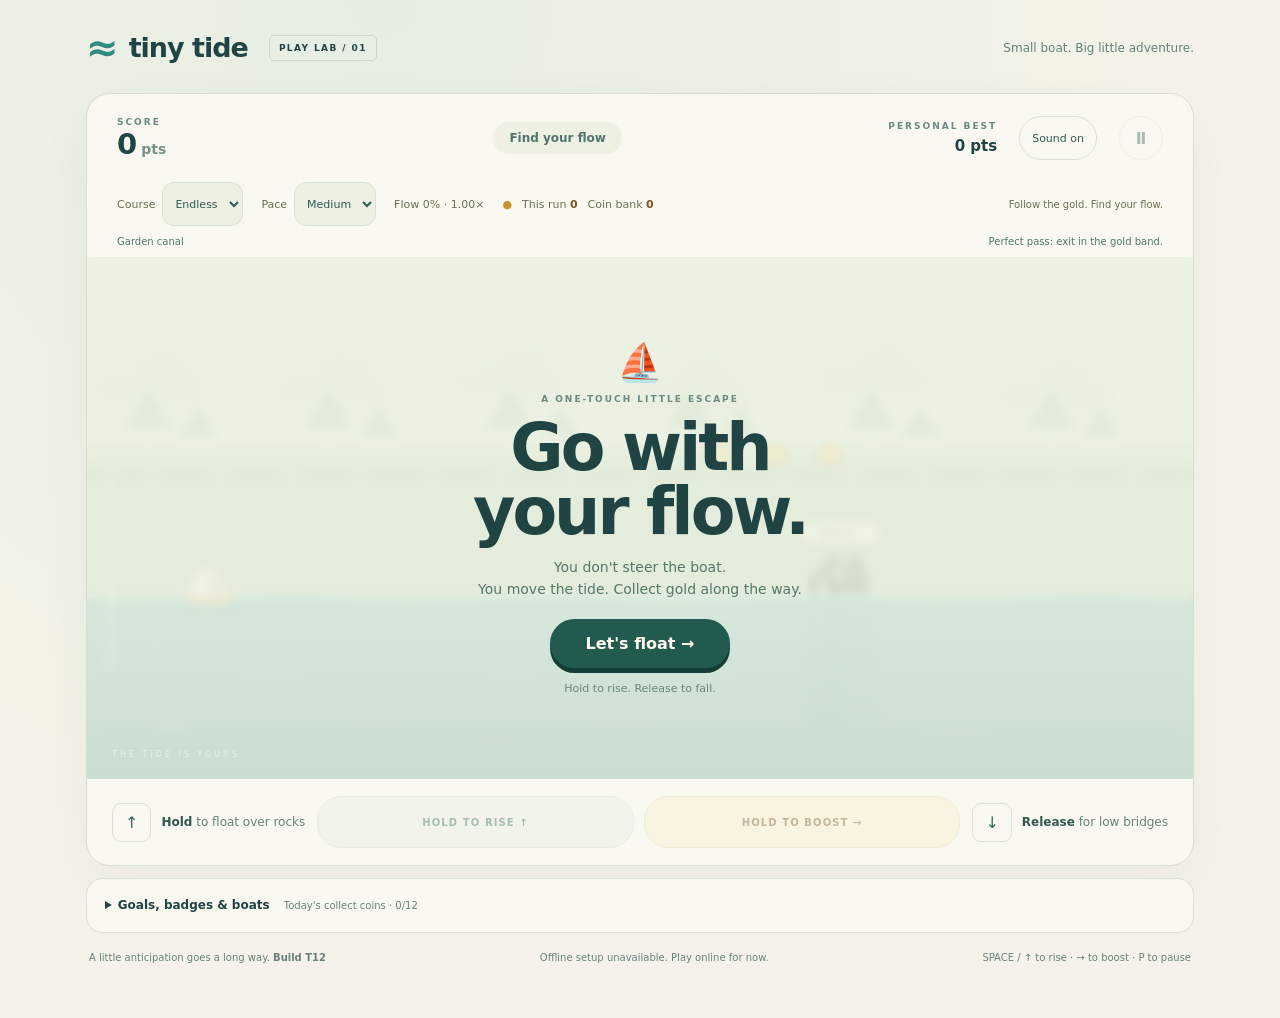
<file: index.html>
<!doctype html>
<html lang="en">
<head>
  <meta charset="UTF-8">
  <meta name="viewport" content="width=device-width, initial-scale=1, viewport-fit=cover">
  <meta name="theme-color" content="#235a50">
  <meta name="description" content="A little boat. A little tide. One more try. A one-touch endless canal game.">
  <link rel="icon" href="./icon.svg" type="image/svg+xml">
  <link rel="manifest" href="./manifest.webmanifest">
  <link rel="stylesheet" href="./style.css">
  <title>Tiny Tide — find your flow</title>
</head>
<body>
  <main>
    <header>
      <a class="brand" href="./"><span class="brand-mark">≈</span> tiny tide <span class="prototype">PLAY LAB / 01</span></a>
      <span class="tagline">Small boat. Big little adventure.</span>
    </header>
    <section class="game-shell" aria-label="Tiny Tide game">
      <div class="game-top">
        <div class="score-group"><span class="eyebrow">SCORE</span><strong><span id="score">0</span><small>pts</small></strong></div>
        <div id="next" class="next">Find your flow</div>
        <div class="game-actions"><div class="best"><span class="eyebrow">PERSONAL BEST</span><strong id="best">0 pts</strong></div><button id="sound" class="sound-button" aria-label="Mute sound" aria-pressed="false">Sound on</button><button id="pause" class="icon-button" aria-label="Pause game" disabled>Ⅱ</button></div>
      </div>
      <div class="coin-bar">
        <label class="mode-label" for="course">Course <select id="course"><option value="endless">Endless</option><option value="daily">Daily</option></select></label>
        <label class="mode-label" for="mode">Pace <select id="mode"><option value="easy">Easy</option><option value="medium" selected>Medium</option><option value="fast">Fast</option></select></label>
        <span id="daily-date" hidden></span><span id="previous-best" hidden></span><span id="flow" aria-label="Run progression">Flow 0% · 1.00×</span>
        <span class="coin-totals"><span class="coin-symbol" aria-hidden="true">●</span><span>This run <b id="run-coins">0</b></span><span>Coin bank <b id="coin-bank">0</b></span></span>
        <span id="coin-feedback" role="status" aria-live="polite">Follow the gold. Find your flow.</span>
      </div>
      <div class="run-status"><span id="scenery">Garden canal</span><span id="combo" role="status">Perfect pass: exit in the gold band.</span></div>
      <div id="gift-status" class="gift-status" role="status" hidden></div>
      <div class="playfield">
        <canvas id="game" tabindex="0" aria-label="Hold Space, Up arrow, or the screen to raise the water. Release to lower it. Hold Right arrow or the separate boost button to speed up. Avoid rocks and bridges. Orange rocket pickups give Booster packs, purple compasses give Autopilot, and gold coins marked +10 give ten coins. Holding boost during a Booster pack gives Super boost."></canvas>
        <div class="overlay" id="overlay">
          <div class="intro-icon" aria-hidden="true">⛵</div>
          <p class="eyebrow" id="overlay-kicker">A ONE-TOUCH LITTLE ESCAPE</p>
          <h1 id="overlay-title">Go with<br>your flow.</h1>
          <p id="overlay-copy">You don't steer the boat.<br>You move the tide. Collect gold along the way.</p>
          <button id="play" class="primary">Let's float →</button>
          <p class="overlay-hint" id="overlay-hint">Hold to rise. Release to fall.</p>
        </div>
        <div class="impact-label" id="impact" hidden>SPLASH!</div>
        <div class="water-label" aria-hidden="true">THE TIDE IS YOURS</div>
      </div>
      <div class="control-bar">
        <div class="control-tip"><span class="key">↑</span><span><b>Hold</b> to float over rocks</span></div>
        <div class="hold-controls">
          <button id="tide" class="tide-button" aria-label="Hold to raise water; release to lower" disabled>HOLD TO RISE ↑</button>
          <button id="boost" class="boost-button" aria-label="Hold to boost forward; release to coast" aria-pressed="false" disabled>HOLD TO BOOST →</button>
        </div>
        <div class="control-tip"><span class="key">↓</span><span><b>Release</b> for low bridges</span></div>
      </div>
    </section>
    <section id="run-result" class="studio" aria-label="Last run summary" hidden>
      <h2>Your little voyage</h2>
      <p id="result-comparison"></p>
      <p id="result-goal"></p>
      <details id="share-options" hidden>
        <summary>Share this Daily result (optional)</summary>
        <p>Compare the same UTC date and rules version. No account or leaderboard.</p>
        <button id="share-result" class="sound-button">Share result</button>
        <button id="copy-result" class="sound-button">Copy result</button>
        <p id="share-status" role="status" aria-live="polite"></p>
        <div id="share-panel" hidden>
          <label for="share-text">Result text — select to copy manually</label>
          <textarea id="share-text" rows="6" readonly></textarea>
        </div>
      </details>
    </section>
    <details class="studio" id="studio">
      <summary>Goals, badges &amp; boats <span id="mission-summary">Three little daily goals</span></summary>
      <h2>Today's missions</h2>
      <p id="daily-missions-date"></p>
      <p>Counts across short runs on either course. Three goals, paid once per UTC day. No streaks, no penalty for missing days.</p>
      <ul id="daily-missions"></ul>
      <p>The device clock sets the date, also offline. An active run keeps its starting mission date until it ends.</p>
      <h2>Permanent mastery</h2>
      <p id="mastery-next"></p>
      <ul id="mastery"></ul>
      <p>Totals start with this update: earlier bank balances include rewards and spending, not known lifetime pickups. Only actual new pickups, obstacle clears and perfect passes count. Rewards and spending never inflate or reduce mastery.</p>
      <h2>Boat collection</h2>
      <p>Cosmetics only. Spend collected coins, never real money. Choose a boat between runs.</p>
      <p>Perfect passes: the gold bracket marks your target waterline as you exit a rock or bridge. Close, safe exits build a combo for 5–25 bonus points per pass. Missing the band is safe, but resets the combo.</p>
      <div id="skins" class="skins"></div>
      <p id="shop-feedback" role="status"></p>
      <h2>Original one-time missions</h2>
      <p>Complete each goal in a single run, on either course. Each reward is paid only once.</p>
      <ul id="missions"></ul>
      <p id="mission-feedback" role="status" aria-live="polite"></p>
    </details>
    <footer><span>A little anticipation goes a long way. <b id="build">Build T12</b></span><span id="connection" role="status">Preparing offline play…</span><button id="update-game" class="sound-button" hidden>Update ready — reload game</button><span class="desktop-hint">SPACE / ↑ to rise · → to boost · P to pause</span></footer>
    <p class="notice" id="notice" role="status"></p>
    <p class="sr-only" id="announcement" role="status" aria-live="polite"></p>
  </main>
  <script type="module" src="./app.js"></script>
</body>
</html>
</file>
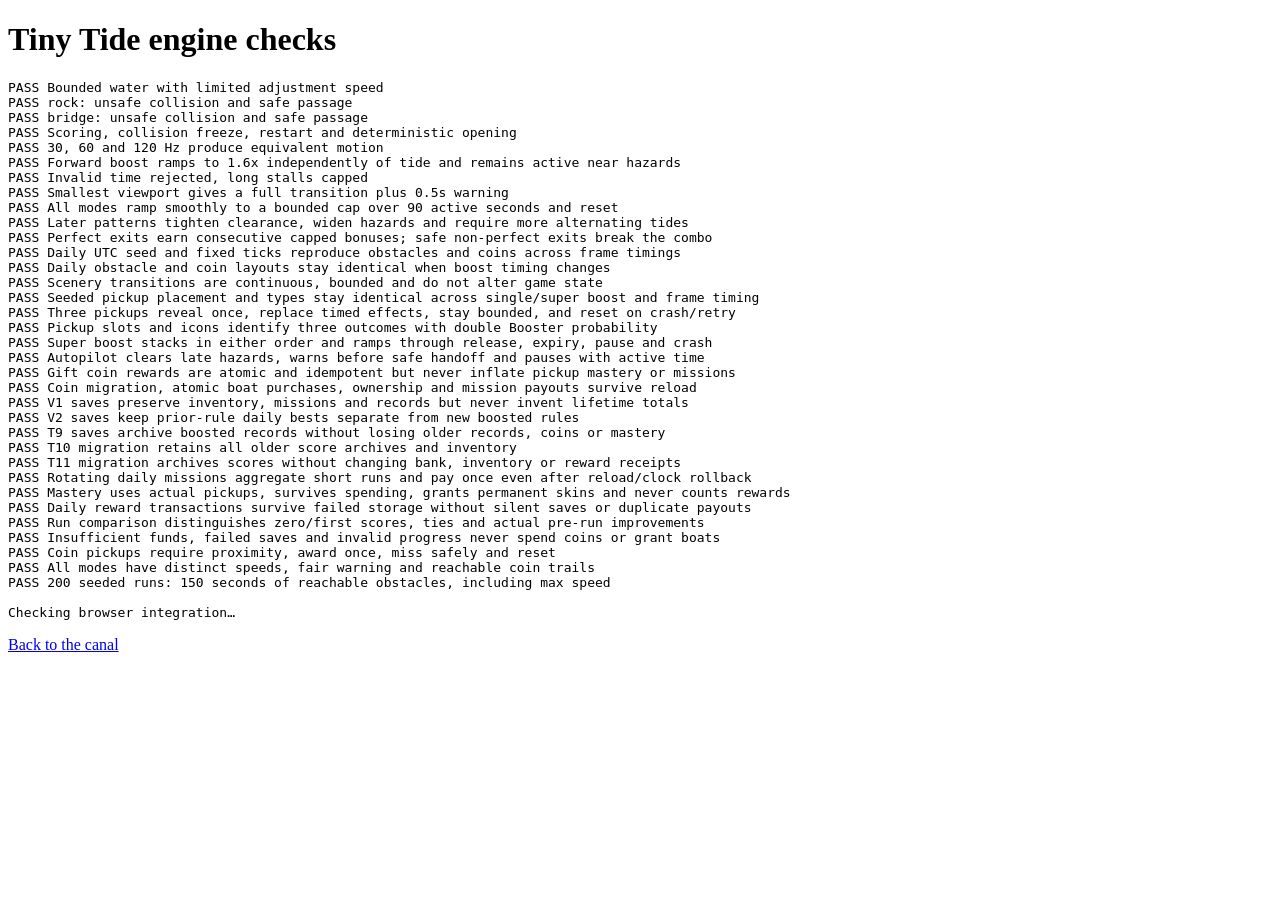
<file: tests.html>
<!doctype html>
<html lang="en">
<head><meta charset="UTF-8"><meta name="viewport" content="width=device-width"><title>Tiny Tide engine checks</title></head>
<body>
  <h1>Tiny Tide engine checks</h1>
  <pre id="results">Running…</pre>
  <p><a href="./">Back to the canal</a></p>
  <script type="module">
    import { runTests, runBrowserTests } from "./tests.js";
    const result = runTests();
    document.getElementById("results").textContent = result.results.join("\n") + "\n\nChecking browser integration…";
    const browser = await runBrowserTests();
    const passed = result.passed + browser.passed;
    const total = result.total + browser.total;
    document.getElementById("results").textContent = [...result.results, ...browser.results].join("\n") + `\n\n${passed}/${total} passed`;
    document.documentElement.dataset.result = passed === total ? "passed" : "failed";
  </script>
</body>
</html>
</file>
<file: style.css>
:root { color-scheme: light; font-family: "Trebuchet MS", "Avenir Next", system-ui, sans-serif; color: #204443; background: #f5f3e9; }
* { box-sizing: border-box; }
body { margin: 0; min-width: 280px; background: radial-gradient(ellipse at 30% 0, #e6eee2, transparent 65%); }
button, a { -webkit-tap-highlight-color: transparent; }
button { font: inherit; cursor: pointer; }
button:focus-visible, a:focus-visible, canvas:focus-visible { outline: 3px solid #d27b43; outline-offset: 4px; }
button:disabled { opacity: .4; cursor: default; }
main { max-width: 1180px; margin: auto; padding: 28px 36px 12px; }
header { display: flex; justify-content: space-between; align-items: center; margin-bottom: 26px; }
.brand { display: flex; align-items: center; gap: 11px; color: inherit; text-decoration: none; font-size: 27px; font-weight: 800; letter-spacing: -1px; }
.brand-mark { color: #318b82; font-size: 39px; line-height: 1; }
.prototype { font-size: 9px; letter-spacing: 1.4px; margin-left: 10px; padding: 7px 9px; border: 1px solid #ccd7cb; border-radius: 5px; }
.tagline, footer, .notice { font-size: 12px; color: #68817a; }
.game-shell { background: #faf9f1; border: 1px solid #d7dfd1; border-radius: 24px; box-shadow: 0 18px 55px #2044430c; overflow: hidden; }
.game-top { height: 88px; display: flex; align-items: center; justify-content: space-between; padding: 16px 30px; gap: 10px; }
.eyebrow { font-size: 9px; letter-spacing: 2px; font-weight: 800; color: #6b8980; }
.score-group { display: grid; gap: 3px; min-width: 110px; }
.score-group strong { font-size: 29px; font-variant-numeric: tabular-nums; line-height: 1; }
small { font-size: 14px; margin-left: 4px; color: #789087; }
.game-actions { display: flex; align-items: center; gap: 22px; }
.best { display: grid; gap: 6px; text-align: right; }
.best strong { font-size: 15px; }
.icon-button { border: 1px solid #d9e1d5; width: 44px; height: 44px; border-radius: 50%; background: transparent; color: #315a52; font-weight: 800; }
.sound-button { min-height: 44px; border: 1px solid #d9e1d5; border-radius: 22px; padding: 8px 12px; background: transparent; color: #315a52; font-size: 11px; white-space: nowrap; }
.sound-button[aria-pressed="true"] { background: #e8eee1; }
.coin-bar { min-height: 34px; display: flex; align-items: center; gap: 18px; padding: 0 30px 10px; font-size: 11px; color: #6b7154; }
.coin-bar { flex-wrap: wrap; }
.run-status { display: flex; justify-content: space-between; gap: 12px; padding: 0 30px 10px; font-size: 10px; color: #50766b; }
.run-status #combo { text-align: right; }
.gift-status { margin: 0 18px 8px; padding: 6px 10px; border: 2px solid #b095dc; border-radius: 10px; color: #49325d; background: #fff5dd; font-size: 11px; font-weight: bold; }
.gift-status[hidden] { display: none; }
.studio { margin-top: 12px; padding: 12px 18px; background: #faf9f1; border: 1px solid #d7dfd1; border-radius: 16px; font-size: 12px; }
.studio summary { cursor: pointer; min-height: 28px; line-height: 28px; font-weight: bold; }
#mission-summary { font-weight: normal; color: #68817a; margin-left: 10px; font-size: 10px; }
.studio p { line-height: 1.6; color: #50766b; }
.studio h2 { font-size: 16px; }
.skins { display: flex; flex-wrap: wrap; gap: 12px; }
.skin-card { flex: 1 1 150px; border: 1px solid #d7dfd1; border-radius: 14px; padding: 14px; text-align: center; }
.skin-preview { display: block; width: 65px; height: 45px; margin: 0 auto 8px; }
.skin-card button { min-height: 44px; margin-top: 8px; border: 1px solid #b8cdb9; border-radius: 20px; padding: 8px 14px; background: #e8eee1; color: #235a50; }
#missions, #daily-missions, #mastery { padding-left: 20px; line-height: 2; }
#share-text { display: block; width: 100%; margin-top: 8px; padding: 10px; font: inherit; line-height: 1.6; color: #204443; background: #f5f3e9; border: 1px solid #b8cdb9; border-radius: 8px; resize: vertical; }
#share-text:focus-visible { outline: 3px solid #d27b43; outline-offset: 2px; }
#previous-best { color: #788a7b; font-size: 10px; }
.coin-bar b { color: #795722; font-variant-numeric: tabular-nums; }
.coin-totals { display: inline-flex; gap: 10px; align-items: center; white-space: nowrap; }
.coin-symbol { color: #c89430; }
#coin-feedback { margin-left: auto; font-size: 10px; }
.mode-label { display: flex; align-items: center; gap: 7px; }
select { font: inherit; color: #315a52; background: #edf0e3; border: 1px solid #d9e1d5; border-radius: 12px; min-height: 44px; padding: 8px; }
select:focus-visible { outline: 3px solid #d27b43; outline-offset: 2px; }
select:disabled { opacity: .65; }
.next { text-align: center; font-size: 12px; font-weight: 700; color: #50766b; background: #edf0e3; border-radius: 20px; padding: 9px 16px; }
.playfield { position: relative; height: clamp(330px, 58vh, 590px); overflow: hidden; background: #e4eedf; }
canvas { width: 100%; height: 100%; display: block; touch-action: none; user-select: none; -webkit-user-select: none; }
.overlay { position: absolute; inset: 0; display: flex; align-items: center; justify-content: center; flex-direction: column; text-align: center; background: #edf3e6cf; backdrop-filter: blur(4px); padding: 14px; }
.overlay[hidden] { display: none; }
.intro-icon { font-size: 37px; margin-bottom: 3px; }
.overlay .eyebrow { margin: 7px 0 12px; }
h1 { font-size: clamp(39px, 5.2vw, 65px); letter-spacing: -3px; line-height: .98; font-weight: 800; margin: 0 0 12px; }
#overlay-copy { color: #56776b; font-size: 14px; line-height: 1.6; margin: 0 0 18px; max-width: 340px; }
.primary { color: #fffaf0; background: #235a50; border: 0; border-radius: 30px; padding: 15px 28px; min-width: 180px; box-shadow: 0 5px 0 #163c37; font-weight: 700; }
.primary:hover { background: #2f7062; }
.overlay-hint { font-size: 11px; color: #6a857a; margin: 14px 0 0; }
.water-label { position: absolute; bottom: 20px; left: 25px; pointer-events: none; color: #ecfff3b3; letter-spacing: 3px; font-size: 8px; }
.impact-label { position: absolute; z-index: 2; left: 50%; top: 43%; transform: translate(-50%, -50%); padding: 8px 18px; border: 1px solid #fff4d8; border-radius: 20px; color: #315d58; background: #f7f2dcdd; font-size: 11px; font-weight: 900; letter-spacing: 3px; pointer-events: none; animation: impact-pop .58s ease-out both; }
@keyframes impact-pop { from { opacity: .5; translate: 0 5px; } to { opacity: 1; translate: 0 0; } }
.control-bar { display: flex; justify-content: space-around; align-items: center; gap: 12px; min-height: 86px; padding: 12px 25px; }
.control-tip { display: flex; align-items: center; gap: 10px; font-size: 12px; color: #698278; }
.control-tip b { color: #30584e; }
.key { border: 1px solid #d8dfd3; border-radius: 9px; padding: 9px 12px; color: #3a695c; font-size: 16px; }
.hold-controls { display: flex; flex: 1 1 420px; justify-content: center; gap: 10px; min-width: 0; }
.tide-button, .boost-button { flex: 1 1 190px; min-height: 52px; touch-action: none; user-select: none; -webkit-user-select: none; border: 1px solid #cddcd0; border-radius: 24px; color: #2c6557; background: #e8eee1; padding: 13px 16px; font-size: 10px; font-weight: 800; letter-spacing: 1.1px; white-space: nowrap; }
.tide-button.active { background: #2c6557; color: #fff; transform: translateY(2px); }
.boost-button { color: #76521e; border-color: #e6d5aa; background: #f8edcc; }
.boost-button.active { background: #a97428; color: #fffdf5; transform: translateY(2px); }
footer { display: flex; justify-content: space-between; gap: 12px; margin: 19px 3px 0; font-size: 10px; }
.notice { text-align: center; margin: 12px 0; min-height: 14px; }
.sr-only { position: absolute; width: 1px; height: 1px; overflow: hidden; clip-path: inset(50%); }
@media (max-width: 650px) {
  main { padding: max(14px, env(safe-area-inset-top)) 12px max(10px, env(safe-area-inset-bottom)); }
  header { margin: 0 5px 15px; }
  .brand { font-size: 23px; gap: 7px; }
  .prototype { font-size: 7px; margin-left: 6px; padding: 5px; }
  .tagline, .desktop-hint { display: none; }
  .game-shell { border-radius: 20px; }
  .game-top { padding: 10px 12px; height: auto; min-height: 79px; flex-wrap: wrap; }
  .game-actions { gap: 8px; }
  .eyebrow { font-size: 8px; letter-spacing: 1.2px; }
  .score-group { min-width: 50px; }
  .score-group strong { font-size: 25px; }
  .best .eyebrow { font-size: 7px; }
  .next { font-size: 10px; padding: 8px; max-width: 118px; }
  .game-top .next { order: 3; max-width: none; width: 100%; padding: 5px; }
  .sound-button { font-size: 10px; padding: 7px 9px; }
  .coin-bar { padding: 0 12px 10px; gap: 12px; flex-wrap: wrap; font-size: 10px; }
  #coin-feedback { width: 100%; margin-left: 0; min-height: 13px; }
  .run-status { padding: 0 12px 10px; font-size: 9px; }
  .studio { padding: 10px 12px; }
  #mission-summary { display: block; margin-left: 0; }
  .playfield { height: clamp(330px, 48svh, 520px); }
  .control-bar { flex-wrap: wrap; gap: 10px; padding: 13px 8px; }
  .hold-controls { order: -1; flex: 1 0 100%; width: 100%; gap: 8px; }
  .tide-button, .boost-button { flex: 1 1 0; min-width: 0; min-height: 54px; padding: 12px 5px; font-size: 9px; letter-spacing: .5px; }
  .control-tip { font-size: 10px; gap: 5px; }
  .key { padding: 3px 7px; font-size: 12px; }
  footer { font-size: 9px; gap: 8px; line-height: 1.5; }
}
@media (max-height: 550px) and (min-width: 651px) {
  main { padding-top: 10px; }
  header { margin-bottom: 10px; }
  .game-top { height: 60px; }
  .playfield { height: 300px; }
  .control-bar { min-height: 55px; }
}
@media (prefers-reduced-motion: reduce) { .overlay { backdrop-filter: none; } .impact-label { animation: none; } }
</file>
